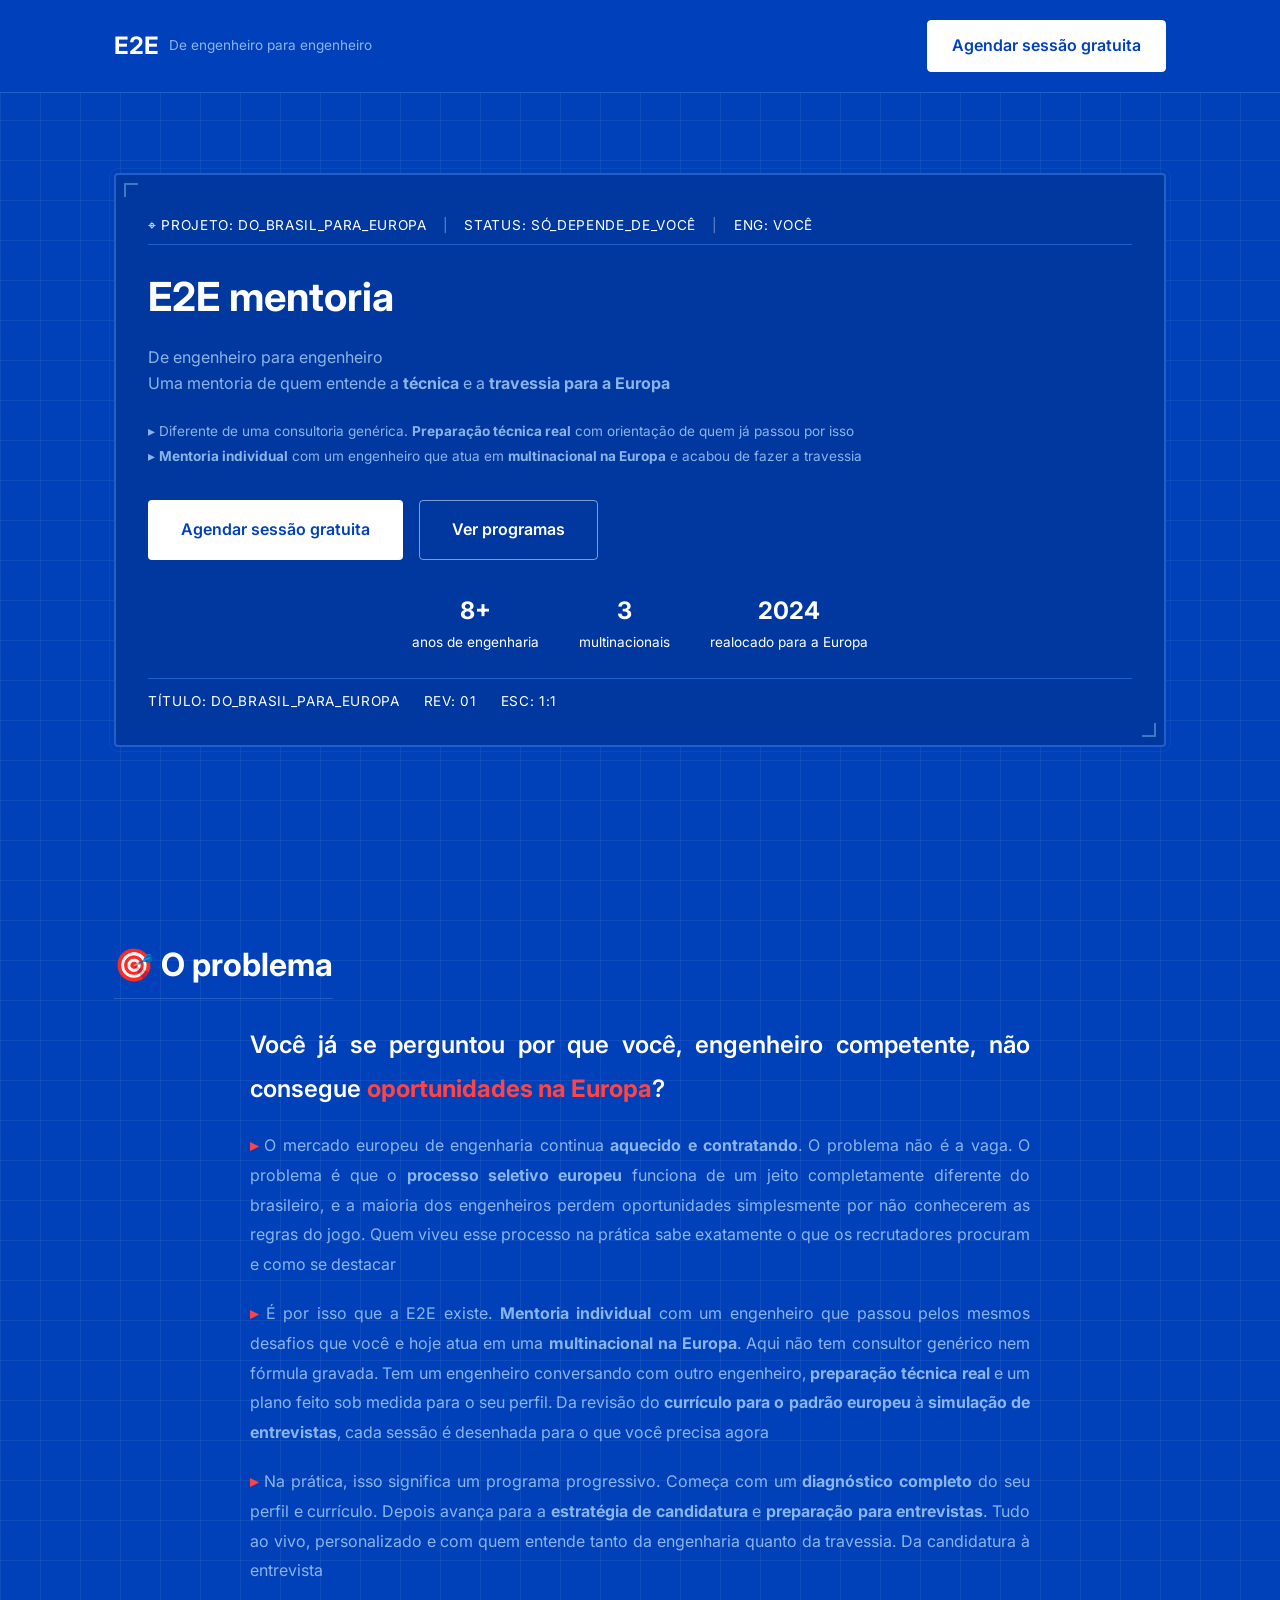
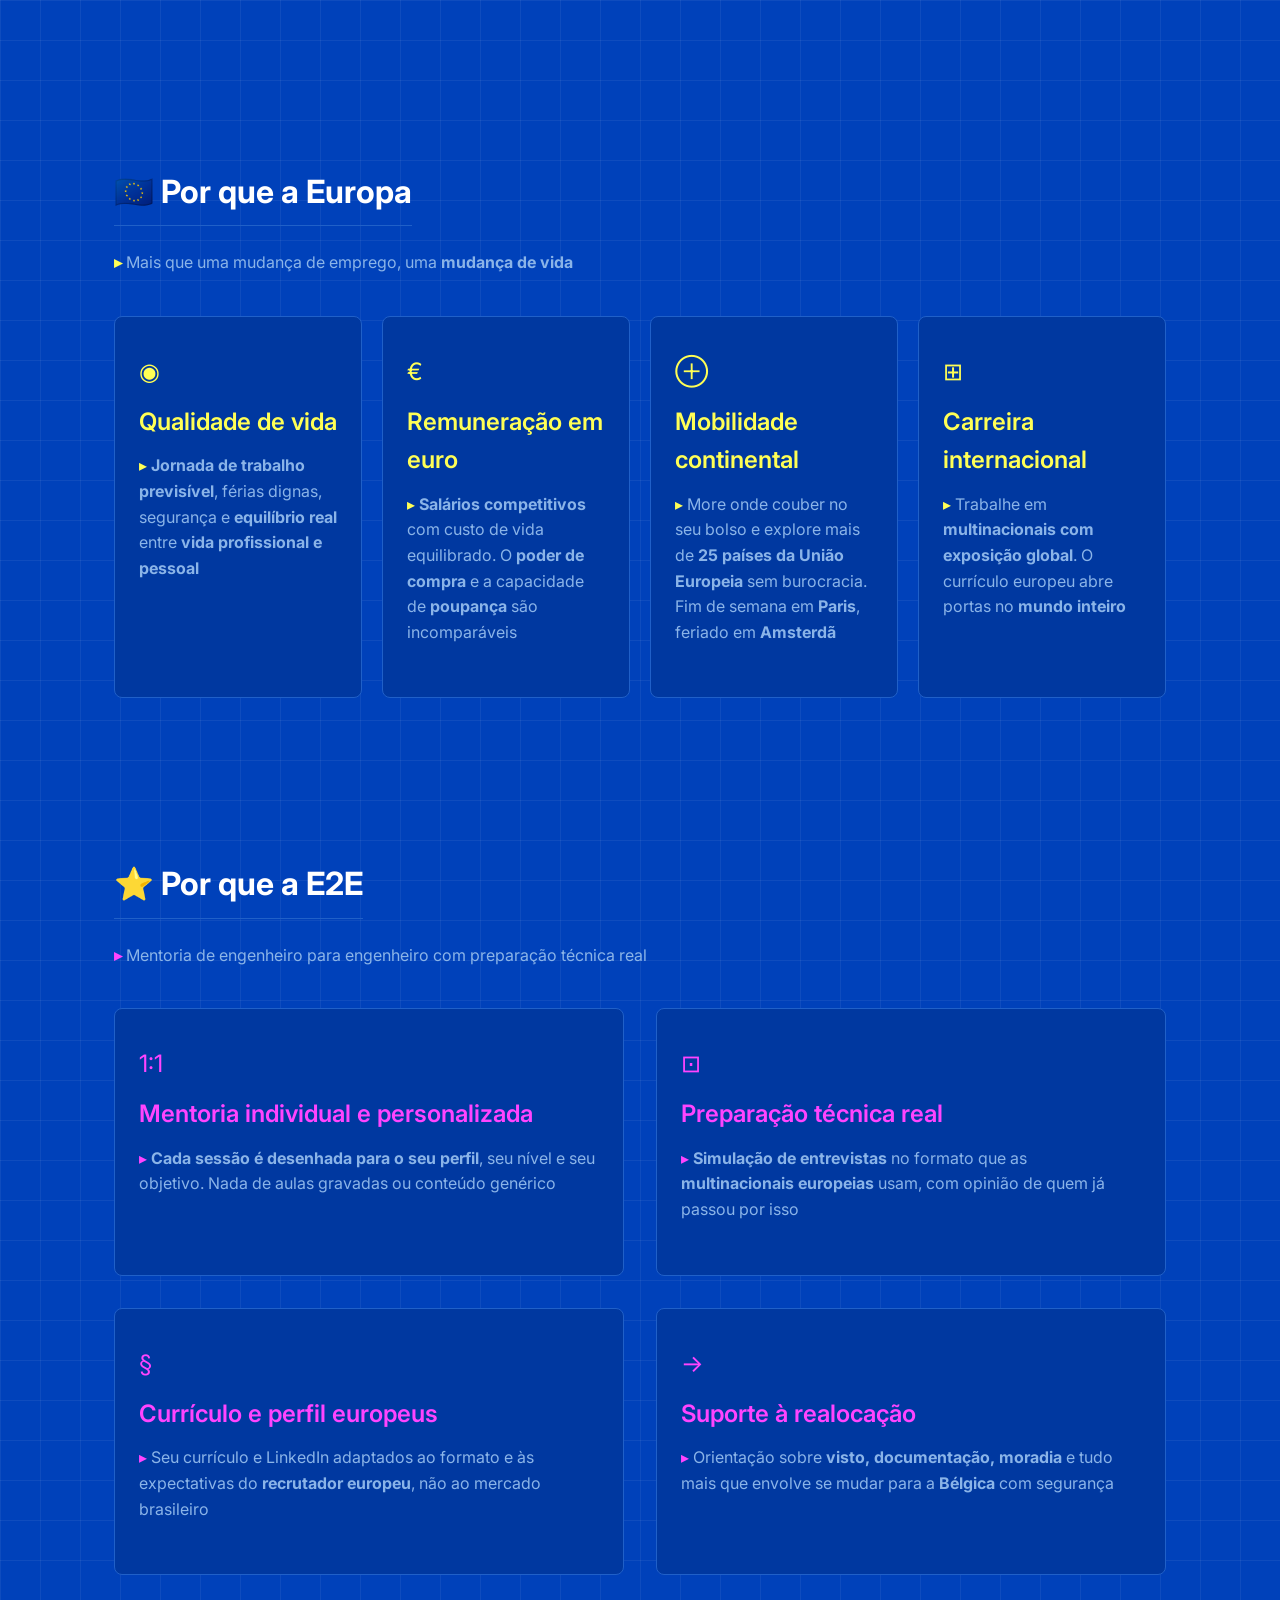
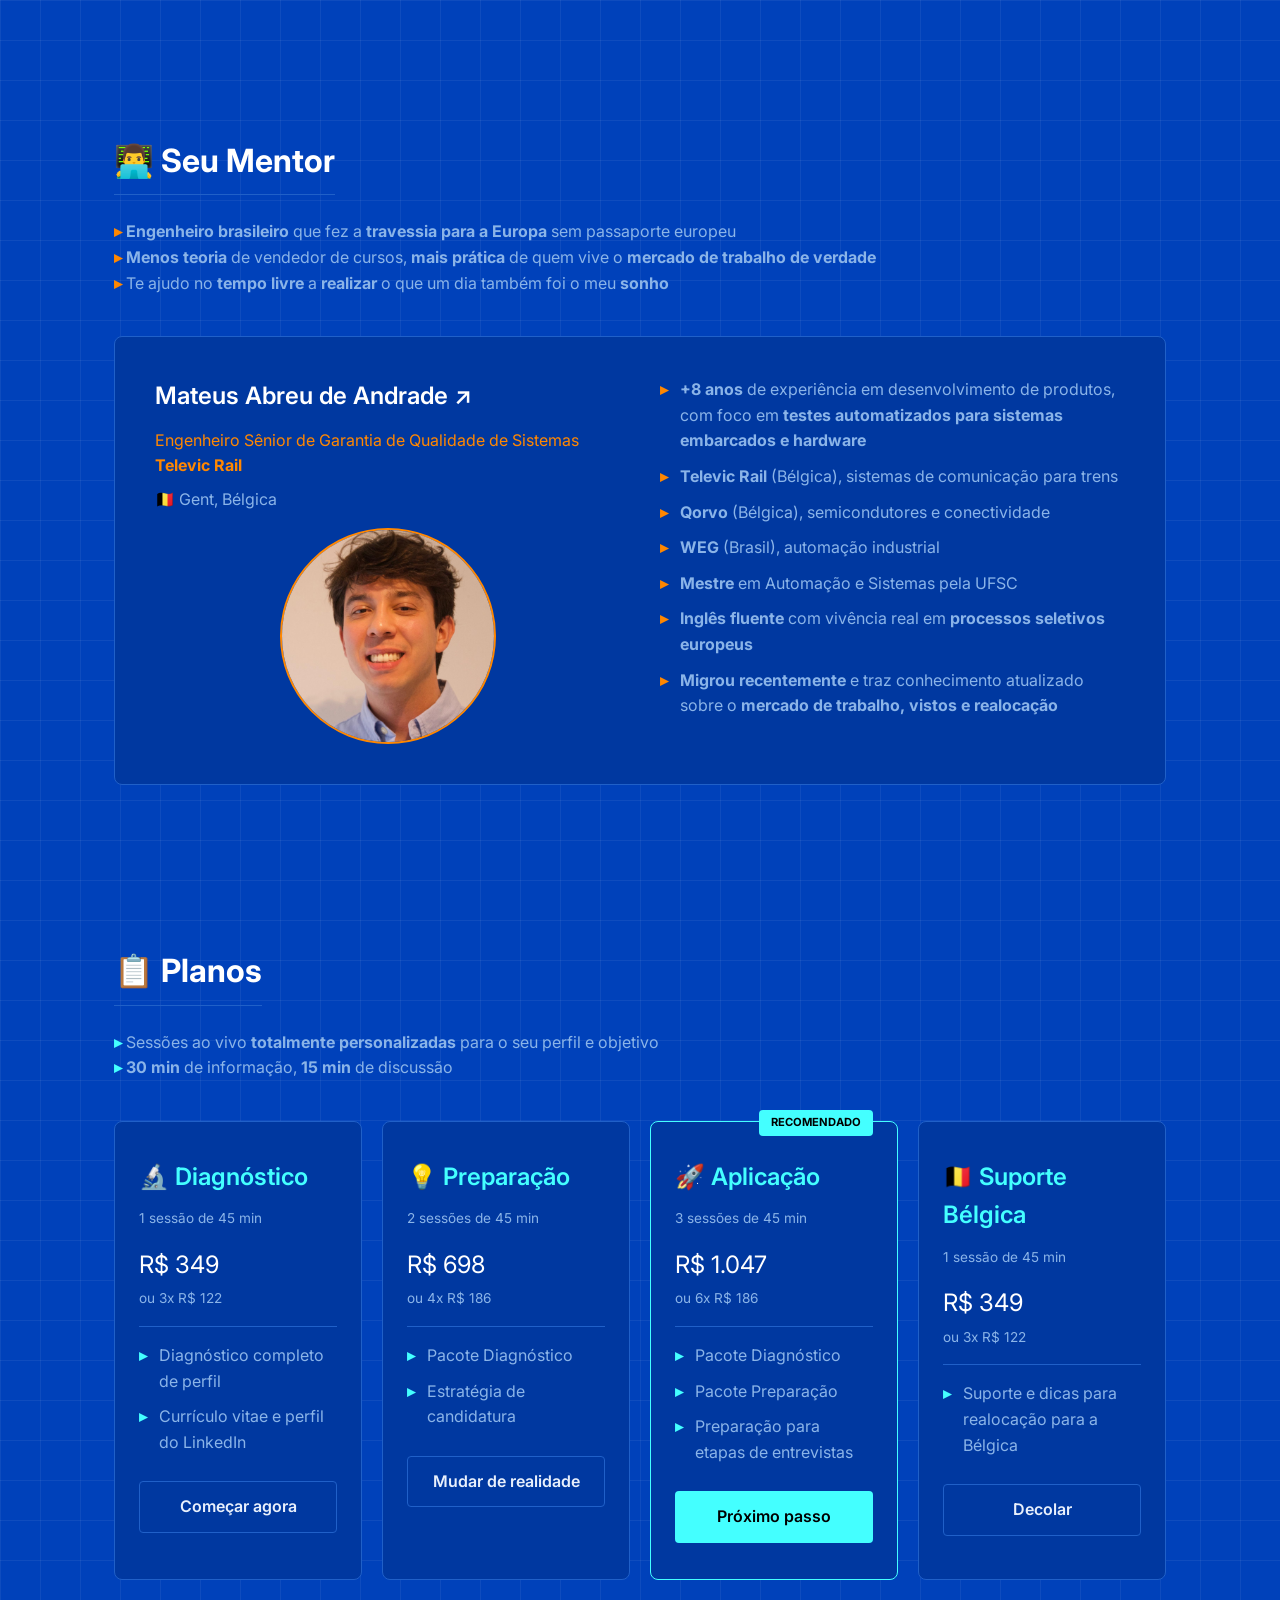
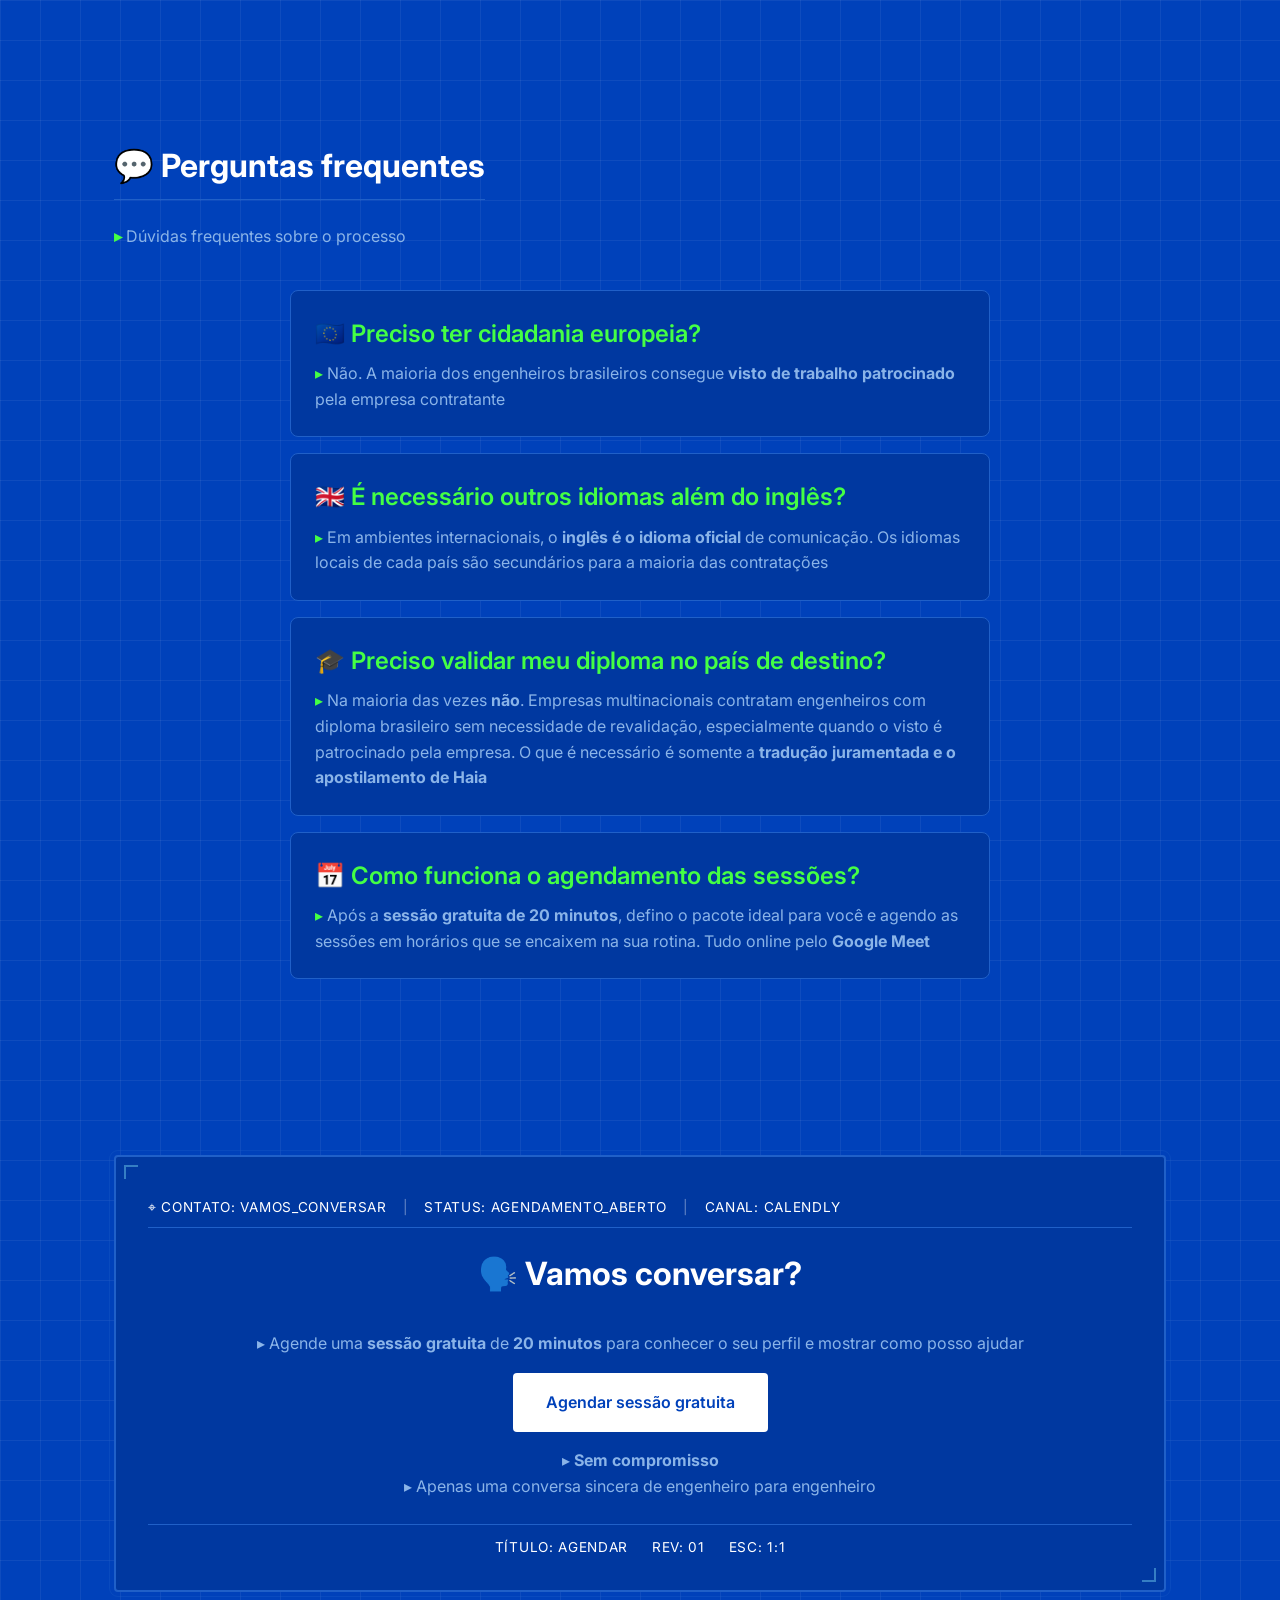
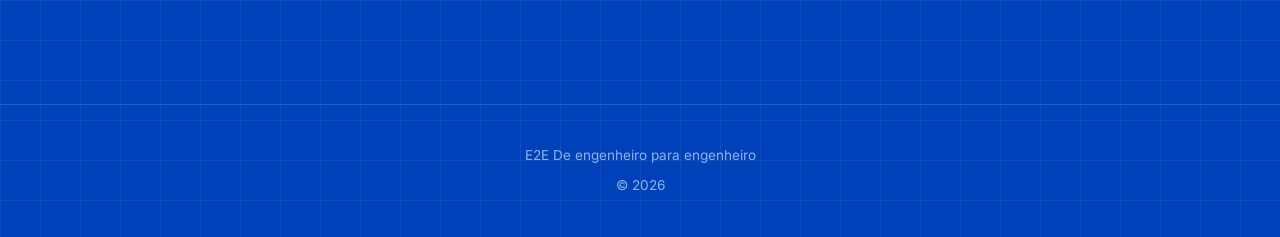
<file: index.html>
<!DOCTYPE html>
<html lang="pt-BR">
<head>
  <meta charset="UTF-8">
  <meta name="viewport" content="width=device-width, initial-scale=1.0">
  <title>E2E | De Engenheiro para Engenheiro</title>
  <meta name="description" content="Mentoria de carreira internacional para engenheiros brasileiros. De engenheiro para engenheiro, com quem acabou de fazer a mudança do Brasil para a Europa.">

  <meta property="og:title" content="E2E mentoria — De engenheiro para engenheiro">
  <meta property="og:description" content="Mentoria de carreira internacional para engenheiros brasileiros. Preparação técnica real com quem acabou de fazer a travessia para a Europa.">
  <meta property="og:type" content="website">
  <meta property="og:locale" content="pt_BR">

  <link rel="preconnect" href="https://fonts.googleapis.com">
  <link rel="preconnect" href="https://fonts.gstatic.com" crossorigin>
  <link href="https://fonts.googleapis.com/css2?family=Inter:wght@400;500;600;700&display=swap" rel="stylesheet">
  <link rel="stylesheet" href="css/style.css">
</head>
<body>

<nav>
  <div class="container">
    <a href="index.html" style="text-decoration: none; color: inherit;">
      <div class="logo">
        E2E
        <small>De engenheiro para engenheiro</small>
      </div>
    </a>
    <a href="#agendar" class="btn btn-outline">Agendar sessão gratuita</a>
  </div>
</nav>

<section class="hero">
  <div class="container">
    <div class="blueprint-card">

      <div class="bp-specs">
        <span>⌖ PROJETO: DO_BRASIL_PARA_EUROPA</span>
        <span class="sep">|</span>
        <span>STATUS: só_depende_de_você</span>
        <span class="sep">|</span>
        <span>ENG: você</span>
      </div>

      <h1>E2E mentoria</h1>
      <p style="margin-bottom: 1.5rem; line-height: 1.6;">
        De engenheiro para engenheiro<br>
        Uma mentoria de quem entende a <strong>técnica</strong> e a <strong>travessia para a Europa</strong>
      </p>

      <div class="hero-tags">
        <p><span>▸</span> Diferente de uma consultoria genérica. <strong>Preparação técnica real</strong> com orientação de quem já passou por isso</p>
        <p><span>▸</span> <strong>Mentoria individual</strong> com um engenheiro que atua em <strong>multinacional na Europa</strong> e acabou de fazer a travessia</p>
      </div>

      <div style="display: flex; gap: 16px; margin-top: 32px; flex-wrap: wrap;">
        <a href="#agendar" class="btn btn-primary btn-lg">Agendar sessão gratuita</a>
        <a href="#programas" class="btn btn-outline btn-lg">Ver programas</a>
      </div>

      <div class="hero-stats">
        <div class="stat">
          <div class="num">8+</div>
          <div class="desc">anos de engenharia</div>
        </div>
        <div class="stat">
          <div class="num">3</div>
          <div class="desc">multinacionais</div>
        </div>
        <div class="stat">
          <div class="num">2024</div>
          <div class="desc">realocado para a Europa</div>
        </div>
      </div>

      <div class="bp-footer">
        <span>TÍTULO: DO_BRASIL_PARA_EUROPA</span>
        <span>REV: 01</span>
        <span>ESC: 1:1</span>
      </div>

    </div>
  </div>
</section>

<section id="sobre" class="theme-red">
  <div class="container">
    <h2>🎯 O problema</h2>
    <div class="approach-inner">
      <p class="highlight">Você já se perguntou por que você, engenheiro competente, não consegue <strong style="color: var(--accent);">oportunidades na Europa</strong>?</p>

      <p><span style="color: var(--accent); font-weight: bold;">▸</span> O mercado europeu de engenharia continua <strong>aquecido e contratando</strong>. O problema não é a vaga. O problema é que o <strong>processo seletivo europeu</strong> funciona de um jeito completamente diferente do brasileiro, e a maioria dos engenheiros perdem oportunidades simplesmente por não conhecerem as regras do jogo. Quem viveu esse processo na prática sabe exatamente o que os recrutadores procuram e como se destacar</p>

      <p><span style="color: var(--accent); font-weight: bold;">▸</span> É por isso que a E2E existe. <strong>Mentoria individual</strong> com um engenheiro que passou pelos mesmos desafios que você e hoje atua em uma <strong>multinacional na Europa</strong>. Aqui não tem consultor genérico nem fórmula gravada. Tem um engenheiro conversando com outro engenheiro, <strong>preparação técnica real</strong> e um plano feito sob medida para o seu perfil. Da revisão do <strong>currículo para o padrão europeu</strong> à <strong>simulação de entrevistas</strong>, cada sessão é desenhada para o que você precisa agora</p>

      <p><span style="color: var(--accent); font-weight: bold;">▸</span> Na prática, isso significa um programa progressivo. Começa com um <strong>diagnóstico completo</strong> do seu perfil e currículo. Depois avança para a <strong>estratégia de candidatura</strong> e <strong>preparação para entrevistas</strong>. Tudo ao vivo, personalizado e com quem entende tanto da engenharia quanto da travessia. Da candidatura à entrevista</p>
    </div>
  </div>
</section>

<section id="europa" class="theme-yellow">
  <div class="container">
    <h2>🇪🇺 Por que a Europa</h2>
    <p class="section-sub"><span style="color: var(--accent); font-weight: bold;">▸</span> Mais que uma mudança de emprego, uma <strong>mudança de vida</strong></p>
    <div class="grid-4">
      <div class="card">
        <div class="card-icon">◉</div>
        <h3>Qualidade de vida</h3>
        <p><span style="color: var(--accent);">▸</span> <strong>Jornada de trabalho previsível</strong>, férias dignas, segurança e <strong>equilíbrio real</strong> entre <strong>vida profissional e pessoal</strong></p>
      </div>
      <div class="card">
        <div class="card-icon">€</div>
        <h3>Remuneração em euro</h3>
        <p><span style="color: var(--accent);">▸</span> <strong>Salários competitivos</strong> com custo de vida equilibrado. O <strong>poder de compra</strong> e a capacidade de <strong>poupança</strong> são incomparáveis</p>
      </div>
      <div class="card">
        <div class="card-icon">⊕</div>
        <h3>Mobilidade continental</h3>
        <p><span style="color: var(--accent);">▸</span> More onde couber no seu bolso e explore mais de <strong>25 países da União Europeia</strong> sem burocracia. Fim de semana em <strong>Paris</strong>, feriado em <strong>Amsterdã</strong></p>
      </div>
      <div class="card">
        <div class="card-icon">⊞</div>
        <h3>Carreira internacional</h3>
        <p><span style="color: var(--accent);">▸</span> Trabalhe em <strong>multinacionais com exposição global</strong>. O currículo europeu abre portas no <strong>mundo inteiro</strong></p>
      </div>
    </div>
  </div>
</section>

<section id="diferenciais" class="theme-magenta">
  <div class="container">
    <h2>⭐ Por que a E2E</h2>
    <p class="section-sub"><span style="color: var(--accent); font-weight: bold;">▸</span> Mentoria de engenheiro para engenheiro com preparação técnica real</p>
    <div class="grid-2">
      <div class="card">
        <div class="card-icon">1:1</div>
        <h3>Mentoria individual e personalizada</h3>
        <p><span style="color: var(--accent);">▸</span> <strong>Cada sessão é desenhada para o seu perfil</strong>, seu nível e seu objetivo. Nada de aulas gravadas ou conteúdo genérico</p>
      </div>
      <div class="card">
        <div class="card-icon">⊡</div>
        <h3>Preparação técnica real</h3>
        <p><span style="color: var(--accent);">▸</span> <strong>Simulação de entrevistas</strong> no formato que as <strong>multinacionais europeias</strong> usam, com opinião de quem já passou por isso</p>
      </div>
      <div class="card">
        <div class="card-icon">§</div>
        <h3>Currículo e perfil europeus</h3>
        <p><span style="color: var(--accent);">▸</span> Seu currículo e LinkedIn adaptados ao formato e às expectativas do <strong>recrutador europeu</strong>, não ao mercado brasileiro</p>
      </div>
      <div class="card">
        <div class="card-icon">→</div>
        <h3>Suporte à realocação</h3>
        <p><span style="color: var(--accent);">▸</span> Orientação sobre <strong>visto, documentação, moradia</strong> e tudo mais que envolve se mudar para a <strong>Bélgica</strong> com segurança</p>
      </div>
    </div>
  </div>
</section>

<section id="mentor">
  <div class="container">
    <h2>👨‍💻 Seu Mentor</h2>
    <p class="section-sub"><span style="color: var(--accent); font-weight: bold;">▸</span> <strong>Engenheiro brasileiro</strong> que fez a <strong>travessia para a Europa</strong> sem passaporte europeu<br><span style="color: var(--accent); font-weight: bold;">▸</span> <strong>Menos teoria</strong> de vendedor de cursos, <strong>mais prática</strong> de quem vive o <strong>mercado de trabalho de verdade</strong><br><span style="color: var(--accent); font-weight: bold;">▸</span> Te ajudo no <strong>tempo livre</strong> a <strong>realizar</strong> o que um dia também foi o meu <strong>sonho</strong></p>
    <div class="grid-2 mentor-card">
      <div>
        <h3 style="font-size: 1.5rem; color: #ffffff;"><a href="https://www.linkedin.com/in/mateus-andrade-92259659/" target="_blank" rel="noopener" style="color: inherit; text-decoration: none;">Mateus Abreu de Andrade ↗</a></h3>
        <p style="color: var(--accent); margin-bottom: 8px;">Engenheiro Sênior de Garantia de Qualidade de Sistemas<br><strong>Televic Rail</strong></p>
        <p style="color: var(--text-muted); margin-bottom: 12px;">🇧🇪 Gent, Bélgica</p>
        <div class="profile-wrap">
          <img src="profile.jpeg" alt="Mateus Abreu de Andrade" class="profile-pic">
        </div>
      </div>
      <div>
        <ul class="custom-list">
          <li><strong>+8 anos</strong> de experiência em desenvolvimento de produtos, com foco em <strong>testes automatizados para sistemas embarcados e hardware</strong></li>
          <li><strong>Televic Rail</strong> (Bélgica), sistemas de comunicação para trens</li>
          <li><strong>Qorvo</strong> (Bélgica), semicondutores e conectividade</li>
          <li><strong>WEG</strong> (Brasil), automação industrial</li>
          <li><strong>Mestre</strong> em Automação e Sistemas pela UFSC</li>
          <li><strong>Inglês fluente</strong> com vivência real em <strong>processos seletivos europeus</strong></li>
          <li><strong>Migrou recentemente</strong> e traz conhecimento atualizado sobre o <strong>mercado de trabalho, vistos e realocação</strong></li>
        </ul>
      </div>
    </div>
  </div>
</section>

<section id="programas" class="theme-cyan">
  <div class="container">
    <h2>📋 Planos</h2>
    <p class="section-sub"><span style="color: var(--accent); font-weight: bold;">▸</span> Sessões ao vivo <strong>totalmente personalizadas</strong> para o seu perfil e objetivo<br><span style="color: var(--accent); font-weight: bold;">▸</span> <strong>30 min</strong> de informação, <strong>15 min</strong> de discussão</p>
    <div class="grid-4">
      <div class="card">
        <h3>🔬 Diagnóstico</h3>
        <p style="color: var(--text-muted); font-size: 0.85rem;">1 sessão de 45 min</p>
        <div class="price-tag">R$ 349 <br><small>ou 3x R$ 122</small></div>
        <ul class="custom-list">
          <li>Diagnóstico completo de perfil</li>
          <li>Currículo vitae e perfil do LinkedIn</li>
        </ul>
        <a href="#agendar" class="btn btn-outline">Começar agora</a>
      </div>
      <div class="card">
        <h3>💡 Preparação</h3>
        <p style="color: var(--text-muted); font-size: 0.85rem;">2 sessões de 45 min</p>
        <div class="price-tag">R$ 698 <br><small>ou 4x R$ 186</small></div>
        <ul class="custom-list">
          <li>Pacote Diagnóstico</li>
          <li>Estratégia de candidatura</li>
        </ul>
        <a href="#agendar" class="btn btn-outline" style="white-space: nowrap;">Mudar de realidade</a>
      </div>
      <div class="card featured">
        <h3>🚀 Aplicação</h3>
        <p style="color: var(--text-muted); font-size: 0.85rem;">3 sessões de 45 min</p>
        <div class="price-tag">R$ 1.047 <br><small>ou 6x R$ 186</small></div>
        <ul class="custom-list">
          <li>Pacote Diagnóstico</li>
          <li>Pacote Preparação</li>
          <li>Preparação para etapas de entrevistas</li>
        </ul>
        <a href="#agendar" class="btn btn-primary">Próximo passo</a>
      </div>
      <div class="card">
        <h3>🇧🇪 Suporte Bélgica</h3>
        <p style="color: var(--text-muted); font-size: 0.85rem;">1 sessão de 45 min</p>
        <div class="price-tag">R$ 349 <br><small>ou 3x R$ 122</small></div>
        <ul class="custom-list">
          <li>Suporte e dicas para realocação para a Bélgica</li>
        </ul>
        <a href="#agendar" class="btn btn-outline">Decolar</a>
      </div>
    </div>
  </div>
</section>

<section id="faq" class="theme-matrix">
  <div class="container">
    <h2>💬 Perguntas frequentes</h2>
    <p class="section-sub"><span style="color: var(--accent); font-weight: bold;">▸</span> Dúvidas frequentes sobre o processo</p>
    <div class="faq-list">
      <div class="faq-item">
        <h3>🇪🇺 Preciso ter cidadania europeia?</h3>
        <p><span style="color: var(--accent);">▸</span> Não. A maioria dos engenheiros brasileiros consegue <strong>visto de trabalho patrocinado</strong> pela empresa contratante</p>
      </div>
      <div class="faq-item">
        <h3>🇬🇧 É necessário outros idiomas além do inglês?</h3>
        <p><span style="color: var(--accent);">▸</span> Em ambientes internacionais, o <strong>inglês é o idioma oficial</strong> de comunicação. Os idiomas locais de cada país são secundários para a maioria das contratações</p>
      </div>
      <div class="faq-item">
        <h3>🎓 Preciso validar meu diploma no país de destino?</h3>
        <p><span style="color: var(--accent);">▸</span> Na maioria das vezes <strong>não</strong>. Empresas multinacionais contratam engenheiros com diploma brasileiro sem necessidade de revalidação, especialmente quando o visto é patrocinado pela empresa. O que é necessário é somente a <strong>tradução juramentada e o apostilamento de Haia</strong></p>
      </div>
      <div class="faq-item">
        <h3>📅 Como funciona o agendamento das sessões?</h3>
        <p><span style="color: var(--accent);">▸</span> Após a <strong>sessão gratuita de 20 minutos</strong>, defino o pacote ideal para você e agendo as sessões em horários que se encaixem na sua rotina. Tudo online pelo <strong>Google Meet</strong></p>
      </div>
    </div>
  </div>
</section>

<section id="agendar">
  <div class="container">
    <div class="blueprint-card">

      <div class="bp-specs">
        <span>⌖ CONTATO: VAMOS_CONVERSAR</span>
        <span class="sep">|</span>
        <span>STATUS: agendamento_aberto</span>
        <span class="sep">|</span>
        <span>CANAL: calendly</span>
      </div>

      <h2 style="border-bottom: none; display: block; text-align: center;">🗣️ Vamos conversar?</h2>
      <p style="text-align: center;">▸ Agende uma <strong>sessão gratuita</strong> de <strong>20 minutos</strong> para conhecer o seu perfil e mostrar como posso ajudar</p>

      <div style="text-align: center;">
        <a href="https://calendly.com/e2ementoria/20min" target="_blank" rel="noopener" class="btn btn-primary btn-lg">Agendar sessão gratuita</a>
      </div>

      <p style="margin-top: 16px; text-align: center;">▸ <strong>Sem compromisso</strong><br>▸ Apenas uma conversa sincera de engenheiro para engenheiro</p>

      <div class="bp-footer" style="justify-content: center;">
        <span>TÍTULO: AGENDAR</span>
        <span>REV: 01</span>
        <span>ESC: 1:1</span>
      </div>

    </div>
  </div>
</section>

<footer>
  <div class="container">
    <p>E2E De engenheiro para engenheiro</p>
    <p style="margin-top: 8px;">&copy; 2026</p>
  </div>
</footer>

</body>
</html>
</file>
<file: css/style.css>
:root {
  --bg-main: #0041BA;
  --bg-card: #0038a0;
  --text-main: #e8f0fc;
  --text-muted: #8ab4e8;
  --accent: #ff8700;
  --accent-hover: #cc6600;
  --accent-cyan: #6ac4e8;
  --border: #2060c8;
  --font-body: 'Inter', -apple-system, BlinkMacSystemFont, sans-serif;
}

.theme-yellow { --accent: #ffff55; --accent-hover: #cccc00; }
.theme-red { --accent: #ff4444; --accent-hover: #cc0000; }
.theme-cyan { --accent: #44ffff; --accent-hover: #00cccc; }
.theme-matrix { --accent: #44ff44; --accent-hover: #00cc00; }
.theme-magenta { --accent: #ff44ff; --accent-hover: #cc00cc; }

* { box-sizing: border-box; margin: 0; padding: 0; }

body {
  font-family: var(--font-body);
  background-color: var(--bg-main);
  color: var(--text-main);
  line-height: 1.6;
  -webkit-font-smoothing: antialiased;
  background-image:
    linear-gradient(rgba(255, 255, 255, 0.06) 1px, transparent 1px),
    linear-gradient(90deg, rgba(255, 255, 255, 0.06) 1px, transparent 1px);
  background-size: 40px 40px;
}

a { text-decoration: none; color: var(--accent); transition: color 0.2s; }
a:hover { color: var(--accent-hover); }
ul { list-style: none; }

h1, h2 { font-family: var(--font-body); font-weight: 700; }
h1 { font-size: 2.5rem; font-weight: 700; margin-bottom: 1rem; color: #ffffff; }
h2 { font-size: 2rem; margin-bottom: 1.5rem; color: #ffffff; display: inline-block; }
h3 { font-family: var(--font-body); font-size: 1.5rem; font-weight: 600; margin-bottom: 0.75rem; color: var(--accent); }

p { margin-bottom: 1rem; color: var(--text-muted); }

.container { width: 100%; max-width: 1100px; margin: 0 auto; padding: 0 24px; }

.btn {
  display: inline-flex; align-items: center; justify-content: center;
  padding: 12px 24px; font-family: var(--font-body); font-size: 1.0rem;
  font-weight: 600; border-radius: 4px; cursor: pointer;
  transition: all 0.2s ease; border: 1px solid transparent;
}
.btn-primary {
  background-color: var(--accent); color: #000000;
}
.btn-primary:hover {
  background-color: var(--accent-hover); color: #ffffff; transform: translateY(-1px);
}
.btn-outline {
  background-color: transparent; border-color: var(--border); color: var(--text-main);
}
.btn-outline:hover { border-color: var(--accent); color: var(--accent); }
.btn-lg { padding: 16px 32px; }

.blueprint-card .btn-primary {
  background-color: #ffffff;
  color: #0041BA;
}
.blueprint-card .btn-primary:hover {
  background-color: #e8f0fc;
  color: #0041BA;
  transform: translateY(-1px);
}
.blueprint-card .btn-outline {
  border-color: rgba(255, 255, 255, 0.5);
  color: #ffffff;
}
.blueprint-card .btn-outline:hover {
  border-color: #ffffff;
  color: #ffffff;
}

nav {
  padding: 20px 0; border-bottom: 1px solid var(--border);
  background-color: rgba(0, 65, 186, 0.95);
  position: sticky; top: 0; z-index: 100;
}
nav .container { display: flex; justify-content: space-between; align-items: center; }
nav .btn-outline { background-color: #ffffff; color: #0041BA; border-color: #ffffff; }
nav .btn-outline:hover { background-color: #e8f0fc; color: #0041BA; border-color: #e8f0fc; }
.logo {
  font-family: var(--font-body); font-size: 1.5rem; font-weight: 700;
  color: #ffffff; display: flex; align-items: center; gap: 10px;
}
.logo span { color: var(--accent); }
.logo small { font-family: var(--font-body); font-size: 0.85rem; color: var(--text-muted); font-weight: 400; display: block; }

section { padding: 80px 0; }
section h2 {
  border-bottom: 1px solid var(--border); padding-bottom: 0.5rem; margin-bottom: 1.5rem;
}
.section-sub { color: var(--text-muted); font-size: 1rem; margin-bottom: 2.5rem; max-width: 1000px; }

.grid-2 { display: grid; grid-template-columns: 1fr 1fr; gap: 32px; }
.grid-4 { display: grid; grid-template-columns: repeat(4, 1fr); gap: 20px; }

.card {
  background-color: var(--bg-card); border: 1px solid var(--border);
  border-radius: 8px; padding: 36px 24px; transition: transform 0.2s ease, border-color 0.2s ease;
}
.card:hover { border-color: var(--accent); transform: translateY(-2px); }
.card-icon {
  font-family: var(--font-body); font-size: 1.5rem; color: var(--accent); margin-bottom: 12px;
}


ul.custom-list li {
  position: relative; padding-left: 20px; margin-bottom: 10px; font-size: 1rem; color: var(--text-muted);
}
ul.custom-list li::before {
  content: '\25B8'; position: absolute; left: 0; color: var(--accent);
  font-family: var(--font-body); font-weight: bold;
}

.blueprint-card {
  background-color: var(--bg-card);
  border: 2px solid var(--border);
  outline: 1px solid rgba(32, 96, 200, 0.3);
  outline-offset: 4px;
  border-radius: 4px;
  padding: 32px;
  margin-bottom: 32px;
  position: relative;
  color: #ffffff;
}
.blueprint-card::before,
.blueprint-card::after {
  content: '';
  position: absolute;
  width: 12px; height: 12px;
  border: 2px solid var(--accent-cyan);
  opacity: 0.5;
}
.blueprint-card::before {
  top: 8px; left: 8px;
  border-right: none; border-bottom: none;
}
.blueprint-card::after {
  bottom: 8px; right: 8px;
  border-left: none; border-top: none;
}

.bp-specs {
  display: flex; gap: 16px; flex-wrap: wrap;
  margin-bottom: 20px; padding: 8px 0;
  border-bottom: 1px solid var(--border);
  font-family: var(--font-body);
  font-size: 0.85rem; color: var(--accent-cyan);
  text-transform: uppercase; letter-spacing: 0.05em;
}
.blueprint-card .bp-specs { color: inherit; }
.bp-specs span {
  display: flex; align-items: center; gap: 6px;
}
.bp-specs .sep { color: var(--border); }
.blueprint-card .bp-specs .sep { color: inherit; opacity: 0.4; }

.bp-footer {
  margin-top: 24px; padding-top: 12px;
  border-top: 1px solid var(--border);
  display: flex; gap: 24px; flex-wrap: wrap;
  font-family: var(--font-body);
  font-size: 0.85rem; color: var(--text-muted);
  text-transform: uppercase; letter-spacing: 0.05em;
}
.blueprint-card .bp-footer { color: inherit; }

.hero-tags {
  font-family: var(--font-body); font-size: 0.85rem; color: var(--text-muted); margin-bottom: 24px;
}
.blueprint-card .hero-tags { color: inherit; }
.hero-tags p { margin-bottom: 4px; }
.hero-tags span { color: var(--accent); }
.blueprint-card .hero-tags span { color: inherit; }

.hero-stats {
  display: flex; justify-content: center; gap: 40px; margin: 32px 0 0; flex-wrap: wrap;
}
.hero-stats .stat { text-align: center; }
.hero-stats .stat .num {
  font-family: var(--font-body); font-size: 1.5rem; font-weight: 700; color: var(--accent);
}
.blueprint-card .hero-stats .stat .num { color: #ffffff; }
.hero-stats .stat .desc { font-size: 0.85rem; color: var(--text-muted); margin-top: 2px; }
.blueprint-card .hero-stats .stat .desc { color: inherit; }

.approach-inner { max-width: 780px; margin: 0 auto; }
.approach-inner p { line-height: 1.85; text-align: justify; margin-bottom: 20px; }
.approach-inner .highlight { font-size: 1.5rem; font-weight: 600; color: #ffffff; }

.price-tag {
  font-family: var(--font-body); font-size: 1.5rem; color: #ffffff;
  margin: 16px 0; padding-bottom: 16px; border-bottom: 1px solid var(--border);
}
.price-tag small { font-size: 0.85rem; color: var(--text-muted); display: block; margin-top: 4px; }
.card.featured {
  border-color: var(--accent); position: relative;
}
.card.featured::before {
  content: 'RECOMENDADO'; position: absolute; top: -12px; right: 24px;
  background-color: var(--accent); color: #000;
  font-size: 0.7rem; font-weight: bold; padding: 4px 12px; border-radius: 4px;
}
.card .btn { width: 100%; margin-top: 16px; }

.mentor-card {
  align-items: start;
  background-color: var(--bg-card);
  border: 1px solid var(--border);
  border-radius: 8px;
  padding: 40px;
  gap: 40px;
}

.profile-wrap {
  display: flex;
  justify-content: center;
  margin-top: 16px;
}

.profile-pic {
  width: 216px;
  height: 216px;
  border-radius: 50%;
  object-fit: cover;
  object-position: center 20%;
  border: 2px solid var(--accent);
}

.faq-list { max-width: 700px; margin: 0 auto; }
.faq-item {
  background-color: var(--bg-card); border: 1px solid var(--border);
  border-radius: 8px; padding: 24px; margin-bottom: 16px;
  transition: border-color 0.2s;
}
.faq-item:hover { border-color: var(--accent); }
.faq-item h3 { margin-bottom: 8px; display: flex; align-items: center; gap: 8px; }
.faq-item p { font-size: 1rem; margin-bottom: 0; }

footer {
  border-top: 1px solid var(--border); padding: 40px 0; text-align: center;
  font-family: var(--font-body); font-size: 0.85rem; color: var(--text-muted);
}
footer p { margin-bottom: 0; }

@media (max-width: 1024px) {
  .grid-4 { grid-template-columns: repeat(2, 1fr); }
}
@media (max-width: 768px) {
  .grid-2, .grid-4 { grid-template-columns: 1fr; }
  h1 { font-size: 2rem; }
  h2 { font-size: 1.5rem; }
  .hero-stats { gap: 24px; }
  nav .btn { display: none; }
  section { padding: 60px 0; }
  .mentor-card { padding: 24px; }
}
</file>
